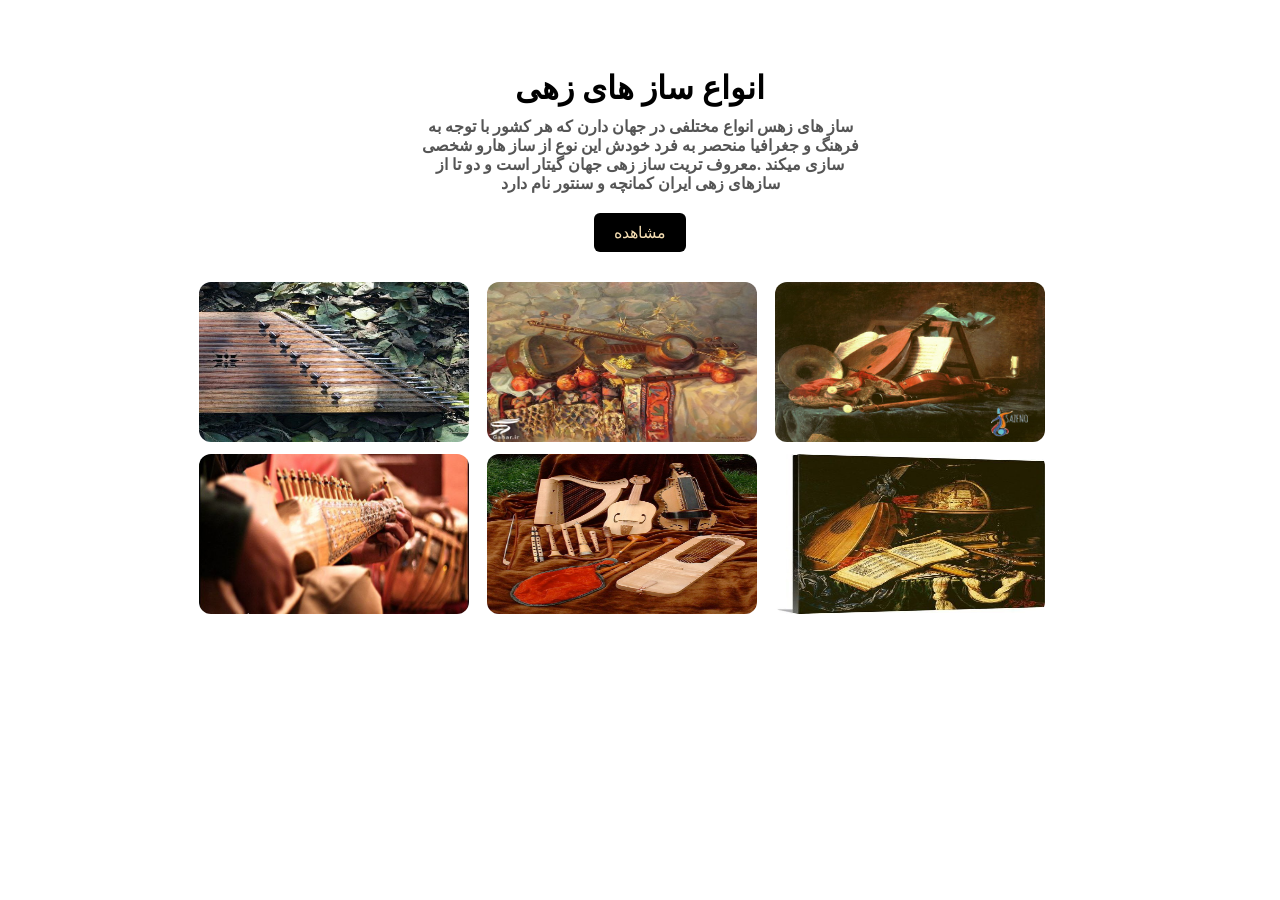
<file: index.html>
<!DOCTYPE html>
<html lang="en">
<head>
    <meta charset="UTF-8">
    <meta name="viewport" content="width=device-width, initial-scale=1.0">
    <title>my project</title>
    <link rel="stylesheet" href="assets/css/style.css">
</head>
<body>
    <div class="header-content">
        <h1>انواع ساز های زهی</h1>
        <p>ساز های زهس انواع مختلفی در جهان دارن که هر کشور با توجه به فرهنگ و جغرافیا منحصر به فرد خودش این نوع از ساز هارو شخصی سازی میکند
            .معروف تریت ساز زهی جهان گیتار است و دو تا از سازهای زهی ایران کمانچه و سنتور نام دارد
        </p>
        <a href="" class="btn">مشاهده</a>
    </div>
    
    <div class="galery">
        <img src="assets/image/1.jpg" alt="">
        <img src="assets/image/2.jpg" alt="">
        <img src="assets/image/3.jpg" alt="">
        <img src="assets/image/4.jpg" alt="">
        <img src="assets/image/5.jpg" alt="">
        <img src="assets/image/6.jpg" alt="">

    </div>
     
</body>
</html>
</file>
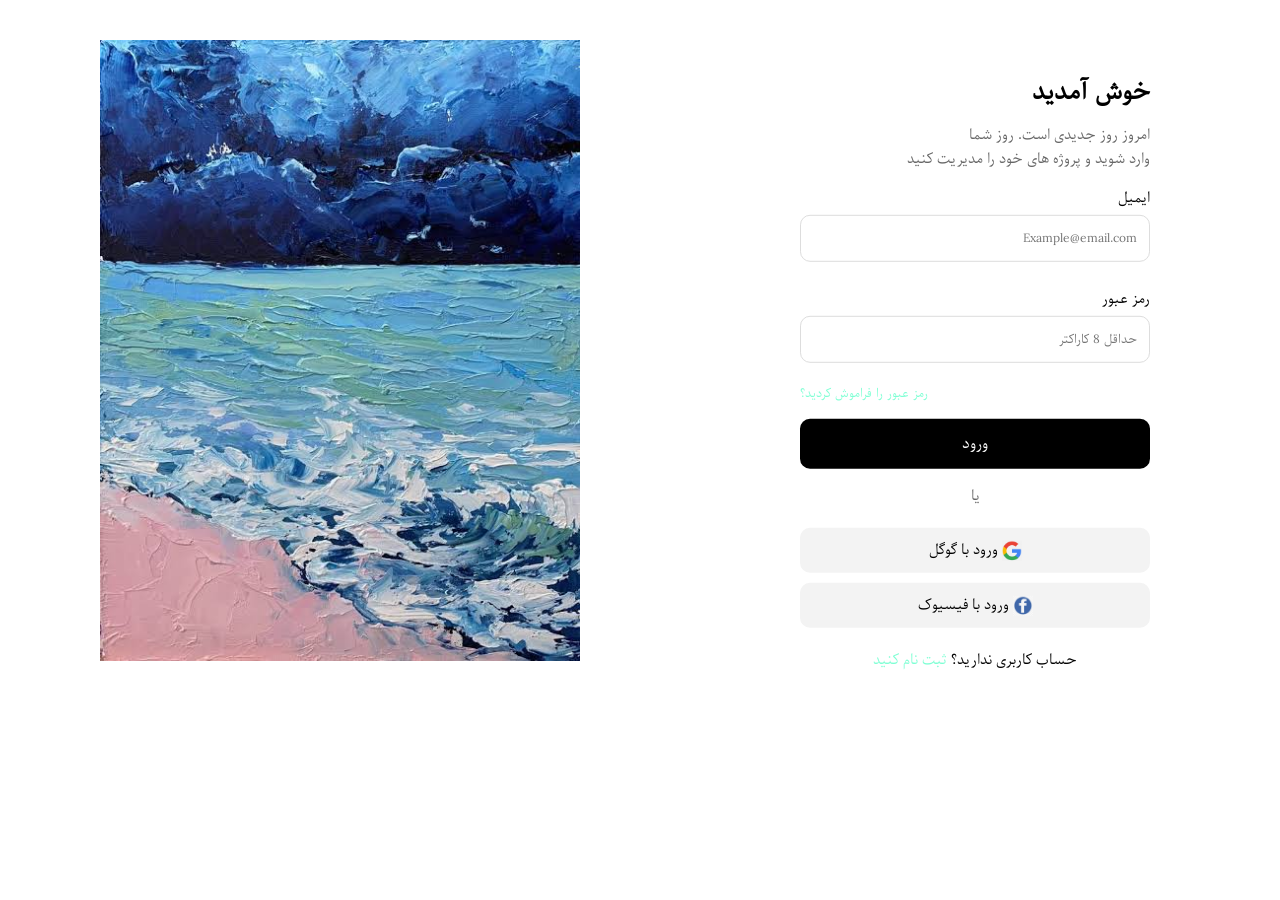
<file: login-page.html>
<!DOCTYPE html>
<html lang="en">
<head>
    <meta charset="UTF-8">
    <meta name="viewport" content="width=device-width, initial-scale=1.0">
    <title>login page</title>
    <link rel="stylesheet" href="assets/css/stylelogin.css">
</head>
<body>
    <div class="container">
        <div class="right">
            <div class="right-info">
                <h2>خوش آمدید</h2>
                <p>امروز روز جدیدی است. روز شما <br>وارد شوید و پروژه های خود را مدیریت کنید</p>

                <form action="">
                    <label for="email">ایمیل</label>
                    <input type="email" placeholder="Example@email.com" required>

                    <label for="password">رمز عبور</label>
                    <input type="password" placeholder="حداقل 8 کاراکتر" required>
                     <a href="" class="forget-password">رمز عبور را فراموش کردید؟</a>
                     <button type="submit" class="btn">ورود</button>
                </form>

                <p class="or-text">یا</p>
                <div class="social-buttons">
                    <button>
                        <img src="assets/image/google.png" width="20" alt="">
                        <span class="span"> ورود با گوگل </span>
                        <span class="span-sm"> گوگل</span>
                    </button>

                    <button>
                        <img src="assets/image/facebook.png" width="20" alt="">
                        <span class="span"> ورود با فیسیوک </span>
                        <span class="span-sm">فیسیوک</span>
                    </button>

                </div>

                <p class="signup-text">
                    حساب کاربری ندارید؟ <a href="">ثبت نام کنید</a>
                </p>
            </div>
        </div>

        <div class="left">
            <img src="assets/image/art.jfif" alt=""> 
        </div>
    </div>
</body>
</html>
</file>
<file: assets/css/style.css>
body {
    padding: 40px;
    text-align: center;
}

.header-content {
    max-width: 450px;
    margin: 0 auto;
}

h1 {
    font-size: 32px;
    font-weight: bold;
    margin-bottom: 10px;
}

p {
    font-size: 16px;
    color: #555;
    margin: 0 auto 20px;
    font-weight: bold;
}

.btn {
    display: inline-block;
    padding: 10px 20px;
    background-color: black;
    color: wheat;
    text-decoration: none;
    border-radius: 6px;
    margin-bottom: 30px;
}

.galery {
    max-width: 900px;
    margin: 0 auto;
}

.galery img {
    width: 30%;
    margin: 0 1% 12px;
    height: 160px;
    border-radius: 12px;
    float: left;
}
</file>
<file: assets/css/stylelogin.css>
@font-face {
    font-family: "iran-sans";
    src: url(../font/Parastoo.woff);
}

* {
    margin: 0;
    padding: 0;
    box-sizing: border-box;
    font-family: "iran-sans";
    direction: rtl;
}

.container {
    width: 100%;
    height: 100hv;
    padding: 40px;
    margin: auto;
    overflow: hidden;
}

.right {
    width: 50%;
    height: 100%;
    float: right;
    position: relative;
}

.right-info {
    width: 350px;
    min-height: 200px;
    height: auto;
    position: absolute;
    top: 50%;
    left: 50%;
    margin: auto;
    transform: translate(-40%, 5%);
}

h2 {
    font-size: 24px;
    margin-bottom: 10px;
}

p {
    font-size: 14px;
    color: #666;
    margin-bottom: 15px;
}

label {
    font-size: 14px;
    display: block;
    margin: 10px 0 5px;
}

input {
    width: 100%;
    padding: 12px;
    border: 1px solid #ddd;
    border-radius: 10px;
    font-size: 12px;
    margin-bottom: 15px;
}

.forget-password {
    font-size: 12px;
    color: aquamarine;
    text-decoration: none;
    display: block;
    text-align: left;
    margin: 5px 0 15px;   
}

.btn {
    width: 100%;
    padding: 12px;
    background-color: black;
    color: #fff;
    border: none;
    border-radius: 10px;
    font-size: 15px;
    cursor: pointer;
}

.or-text {
    text-align: center;
    font-size: 14px;
    margin: 15px 0;
}

.social-buttons {
    text-align: center;
    margin: 20px 0;
}

.social-buttons button {
    width: 100%;
    padding: 12px; 
    border: 0;
    background: #f3f3f3;
    margin: 10px 0;
    cursor: pointer;
    border-radius: 10px;
    font-size: 14px;
    display: block;
    line-height: 1.5;
}

.social-buttons button img {
    display: inline-block;
    vertical-align: middle;
}

.social-buttons button span {
    display: inline-block;
    vertical-align: middle;
}

.social-buttons .span-sm {
    display: none;
}

.signup-text {
    text-align: center;
    margin-top: 20px;
    color: black;
}

.signup-text a {
    color: aquamarine;
    text-decoration: none;
}

.left {
    width: 50%;
    height: 100%;
    float: left;
}

.left img {
    width: 80%;
    height: 100%;
    border: 12px;
    display: block;
    margin: auto;
    object-fit: cover;
}

@media(max-width:768px) {
    .container {
        height: auto;
        overflow: hidden;
        padding: 20px;
        display: grid;
        grid-template-rows: auto auto;
    }

    .right, .left {
        width: 100%;
        height: auto;
        float: none;
    }

    .right {
        padding: 0;
        position: relative;
        top: 10px;
        order: 1;
    }

    .right-info {
        position: relative;
        top: auto;
        left: auto;
        transform: none;
        width: 100%;
        max-width: 100%;
        margin: auto;
        text-align: right;
    }

    .social-buttons {
        display: flex;
    }

    .social-buttons button {
        margin: 10px 5px;
    }

    .social-buttons .span {
        display: none;
    }

    .social-buttons .span-sm {
        display: inline-block;
    }

    .left {
        margin: 10px 0;
        position: relative;
        order: -1;
    }

    .left img {
        width: 100%;
        max-height: 300px;
        object-fit: cover;
    }
}
</file>
